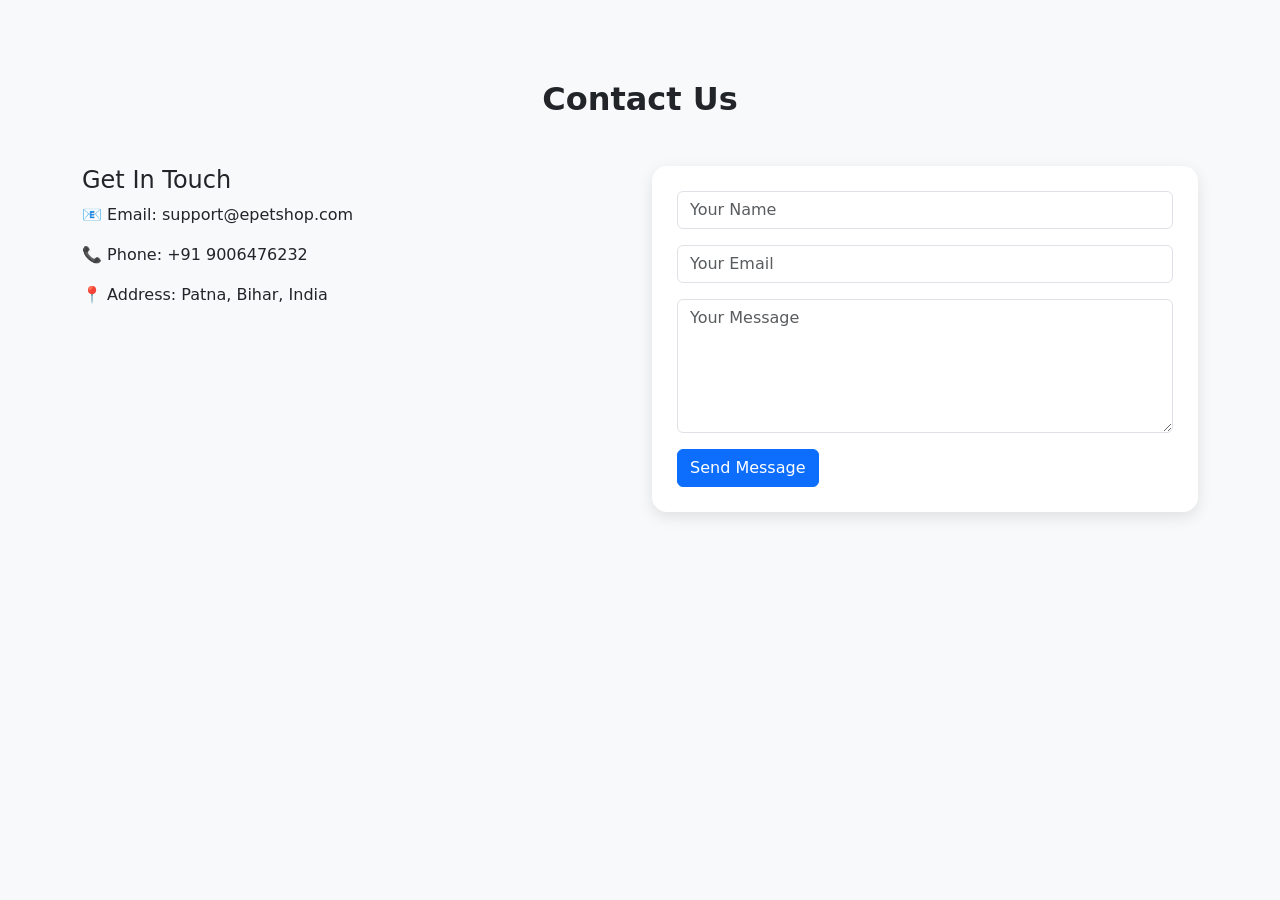
<file: contact.html>
<!DOCTYPE html>
<html lang="en">
<head>
    <meta charset="UTF-8">
    <meta name="viewport" content="width=device-width, initial-scale=1.0">
    <title>Contact Us - E-Pet Shop</title>

    <link href="https://cdn.jsdelivr.net/npm/bootstrap@5.3.3/dist/css/bootstrap.min.css" rel="stylesheet">
    <link rel="stylesheet" href="style.css">
    <link rel="stylesheet" href="style.css">
</head>
<body>

<div class="contact-container">
    <div class="container">

        <h2 class="text-center mb-5">Contact Us</h2>

        <div class="row">

            <div class="col-md-6">

                <h4>Get In Touch</h4>

                <p>📧 Email: support@epetshop.com</p>
                <p>📞 Phone: +91 9006476232</p>
                <p>📍 Address: Patna, Bihar, India</p>

            </div>

            <div class="col-md-6">

                <form>

                    <div class="mb-3">
                        <input type="text"
                               class="form-control"
                               placeholder="Your Name">
                    </div>

                    <div class="mb-3">
                        <input type="email"
                               class="form-control"
                               placeholder="Your Email">
                    </div>

                    <div class="mb-3">
                        <textarea class="form-control"
                                  rows="5"
                                  placeholder="Your Message"></textarea>
                    </div>

                    <button type="submit"
                            class="btn btn-primary">
                        Send Message
                    </button>

                </form>

            </div>

        </div>

    </div>
</div>

</body>
</html>
</file>
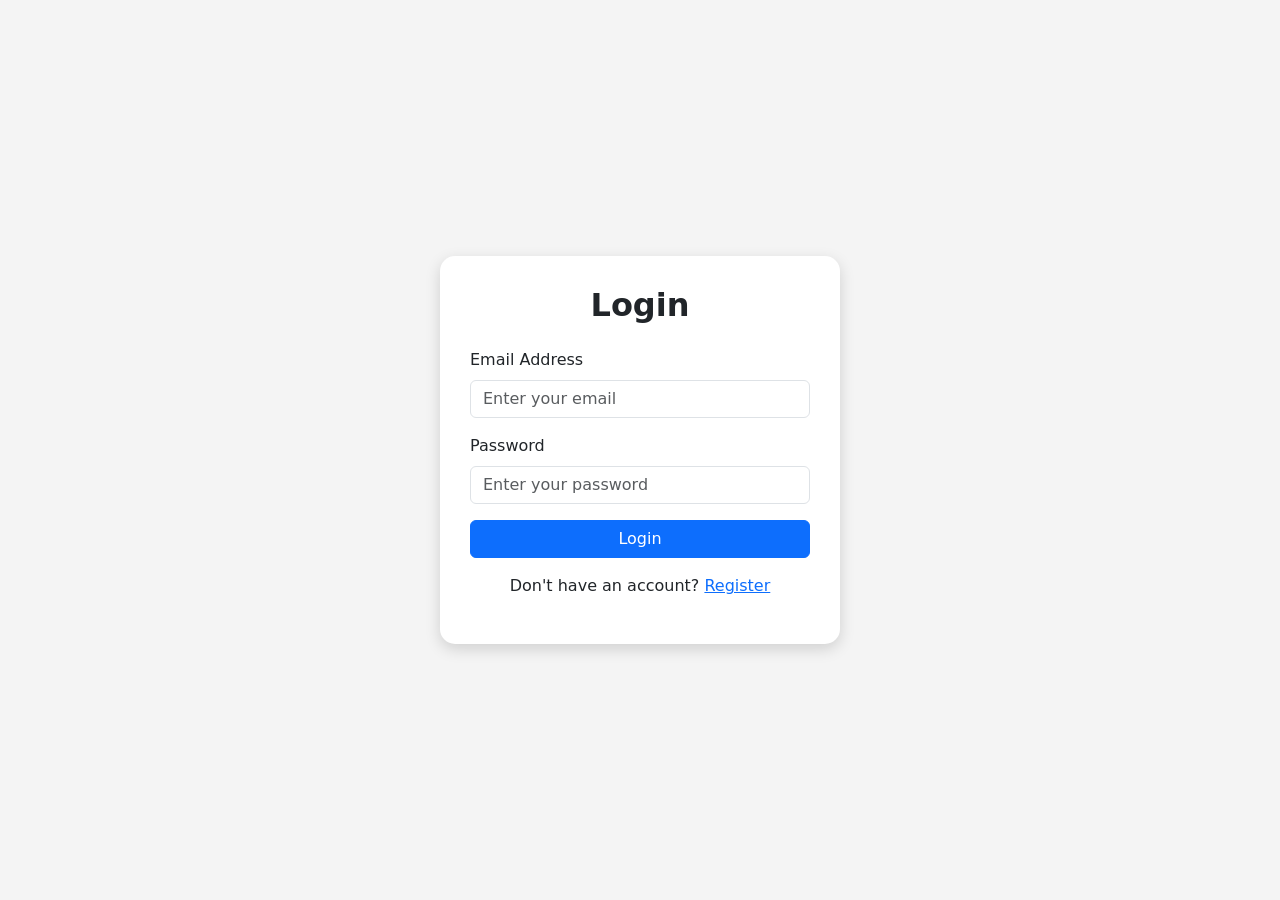
<file: login.html>
<!DOCTYPE html>
<html lang="en">
<head>
    <meta charset="UTF-8">
    <meta name="viewport" content="width=device-width, initial-scale=1.0">
    <title>Login - E-Pet Shop</title>

    <link href="https://cdn.jsdelivr.net/npm/bootstrap@5.3.3/dist/css/bootstrap.min.css" rel="stylesheet">
<link rel="stylesheet" href="style.css">
    <link rel="stylesheet" href="style.css">
</head>
<body>

    <div class="login-container">

        <div class="login-card">

            <h2 class="text-center mb-4">Login</h2>

            <form>

                <div class="mb-3">
                    <label class="form-label">Email Address</label>
                    <input type="email"
                           class="form-control"
                           placeholder="Enter your email">
                </div>

                <div class="mb-3">
                    <label class="form-label">Password</label>
                    <input type="password"
                           class="form-control"
                           placeholder="Enter your password">
                </div>
                <div id="loginMessage" class="mb-3 text-center"></div>
                <button type="submit"
                        class="btn btn-primary w-100">
                    Login
                </button>

            </form>

            <p class="text-center mt-3">
                Don't have an account?
                <a href="register.html">Register</a>
            </p>

        </div>

    </div>

</body>
</html>
</file>
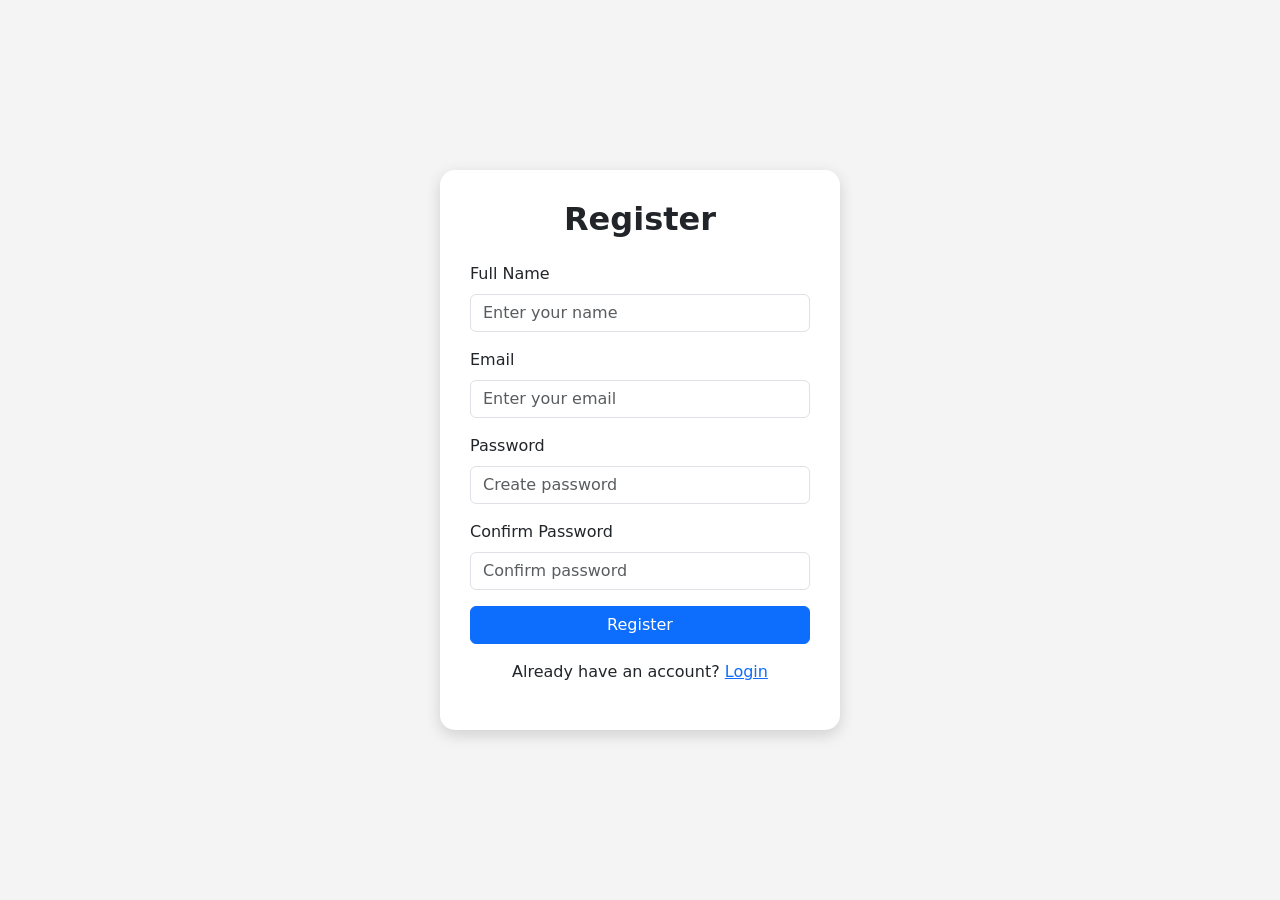
<file: register.html>
<!DOCTYPE html>
<html lang="en">
<head>
    <meta charset="UTF-8">
    <meta name="viewport" content="width=device-width, initial-scale=1.0">
    <title>Register - E-Pet Shop</title>

    <link href="https://cdn.jsdelivr.net/npm/bootstrap@5.3.3/dist/css/bootstrap.min.css" rel="stylesheet">
    <link rel="stylesheet" href="style.css">
</head>

<body>

<div class="login-container">

    <div class="login-card">

        <h2 class="text-center mb-4">Register</h2>

        <form id="registerForm">

            <div class="mb-3">
                <label class="form-label">Full Name</label>
                <input type="text" id="name" class="form-control" placeholder="Enter your name">
            </div>

            <div class="mb-3">
                <label class="form-label">Email</label>
                <input type="email" id="email" class="form-control" placeholder="Enter your email">
            </div>

            <div class="mb-3">
                <label class="form-label">Password</label>
                <input type="password" id="password" class="form-control" placeholder="Create password">
            </div>

            <div class="mb-3">
                <label class="form-label">Confirm Password</label>
                <input type="password" id="confirmPassword" class="form-control" placeholder="Confirm password">
            </div>
            <div id="message" class="mb-3 text-center"></div>

            <button type="submit" class="btn btn-primary w-100">
                Register
            </button>

        </form>

        <p class="text-center mt-3">
            Already have an account?
            <a href="login.html">Login</a>
        </p>

    </div>

</div>

<script src="pet.js"></script>

</body>
</html>
</file>
<file: style.css>
/* Reset */
*{
    margin: 0;
    padding: 0;
    box-sizing: border-box;
}

/* Navbar */
/* Professional Navbar */

.custom-navbar{
    background: #1f2937;
    padding: 12px 0;
    box-shadow: 0 2px 10px rgba(0,0,0,0.15);
}

.logo{
    width: 55px;
    height: 55px;
    border-radius: 50%;
    object-fit: cover;
}

.brand-text{
    display: flex;
    flex-direction: column;
    margin-left: 10px;
}

.brand-name{
    color: white;
    font-size: 1.3rem;
    font-weight: bold;
}

.brand-text small{
    color: #cbd5e1;
    font-size: 0.75rem;
}

.nav-link{
    color: white !important;
    margin-left: 15px;
    font-weight: 500;
    transition: 0.3s;
}

.nav-link:hover{
    color: #fbbf24 !important;
}

.btn-register{
    background: #fbbf24;
    color: black !important;
    border-radius: 25px;
    padding: 8px 18px !important;
}

.btn-register:hover{
    background: #f59e0b;
}

/* Hero Section */
.hero{
    height: 90vh;
    display: flex;
    align-items: center;
    justify-content: center;
    text-align: center;

    background: linear-gradient(
        rgba(0,0,0,0.5),
        rgba(0,0,0,0.5)
    ),
    url("https://images.unsplash.com/photo-1517849845537-4d257902454a?w=1600");

    background-size: cover;
    background-position: center;

    color: white;
}

.hero h1{
    font-size: 3.5rem;
    font-weight: bold;
    margin-bottom: 20px;
}

.hero p{
    font-size: 1.3rem;
    margin-bottom: 25px;
}

.hero .btn{
    padding: 12px 30px;
    font-size: 1.1rem;
    border-radius: 30px;
}

/* Featured Pets */

.featured-pets{
    background-color: #f8f9fa;
}

.featured-pets h2{
    font-weight: bold;
}

.pet-card{
    transition: transform 0.3s ease;
    border: none;
    box-shadow: 0 4px 12px rgba(0,0,0,0.1);
}

.pet-card:hover{
    transform: translateY(-10px);
}

.pet-card img{
    height: 220px;
    object-fit: cover;
}

/* Featured Pets */

.featured-pets{
    background-color: #f8f9fa;
    padding: 80px 0;
}

.featured-pets h2{
    font-weight: bold;
    margin-bottom: 40px;
}

.pet-card{
    border: none;
    border-radius: 15px;
    overflow: hidden;
    transition: all 0.3s ease;
    box-shadow: 0 4px 12px rgba(0,0,0,0.1);
}

.pet-card:hover{
    transform: translateY(-10px);
    box-shadow: 0 10px 25px rgba(0,0,0,0.2);
}

.pet-card img{
    height: 220px;
    object-fit: cover;
}

.pet-card .btn{
    border-radius: 25px;
}

/* Why Choose Us */

.why-choose-us{
    padding: 80px 0;
}

.why-choose-us h2{
    font-weight: bold;
    margin-bottom: 50px;
}

.why-choose-us .col-md-4{
    padding: 25px;
}

.why-choose-us h4{
    margin-top: 15px;
    font-weight: bold;
}

/* Footer */

footer{
    background-color: #212529;
    color: white;
    font-size: 16px;
}

.carousel-item img{
    height: 220px;
    object-fit: cover;
}

/* About Us */

.about-us{
    padding: 80px 0;
    background-color: #ffffff;
}

.about-us h2{
    font-weight: bold;
    margin-bottom: 20px;
}

.about-us p{
    color: #555;
    line-height: 1.8;
}

.about-us img{
    border-radius: 15px;
    box-shadow: 0 5px 15px rgba(0,0,0,0.15);
}

/* Customer Reviews */

.reviews{
    background-color: #f8f9fa;
    padding: 80px 0;
}

.reviews h2{
    font-weight: bold;
}

.review-card{
    background: white;
    padding: 25px;
    border-radius: 15px;
    text-align: center;
    box-shadow: 0 4px 12px rgba(0,0,0,0.1);
    transition: 0.3s;
}

.review-card:hover{
    transform: translateY(-8px);
}

.review-card h5{
    font-weight: bold;
}

.stars{
    font-size: 1.2rem;
}
/* Login Page */

.login-container{
    min-height: 100vh;
    display: flex;
    justify-content: center;
    align-items: center;
    background: #f4f4f4;
}

.login-card{
    width: 400px;
    background: white;
    padding: 30px;
    border-radius: 15px;
    box-shadow: 0 5px 15px rgba(0,0,0,0.15);
}

.login-card h2{
    font-weight: bold;
}

/* Contact Page */

.contact-container{
    padding: 80px 0;
    min-height: 100vh;
    background: #f8f9fa;
}

.contact-container h2{
    font-weight: bold;
}

.contact-container form{
    background: white;
    padding: 25px;
    border-radius: 15px;
    box-shadow: 0 5px 15px rgba(0,0,0,0.1);
}
</file>
